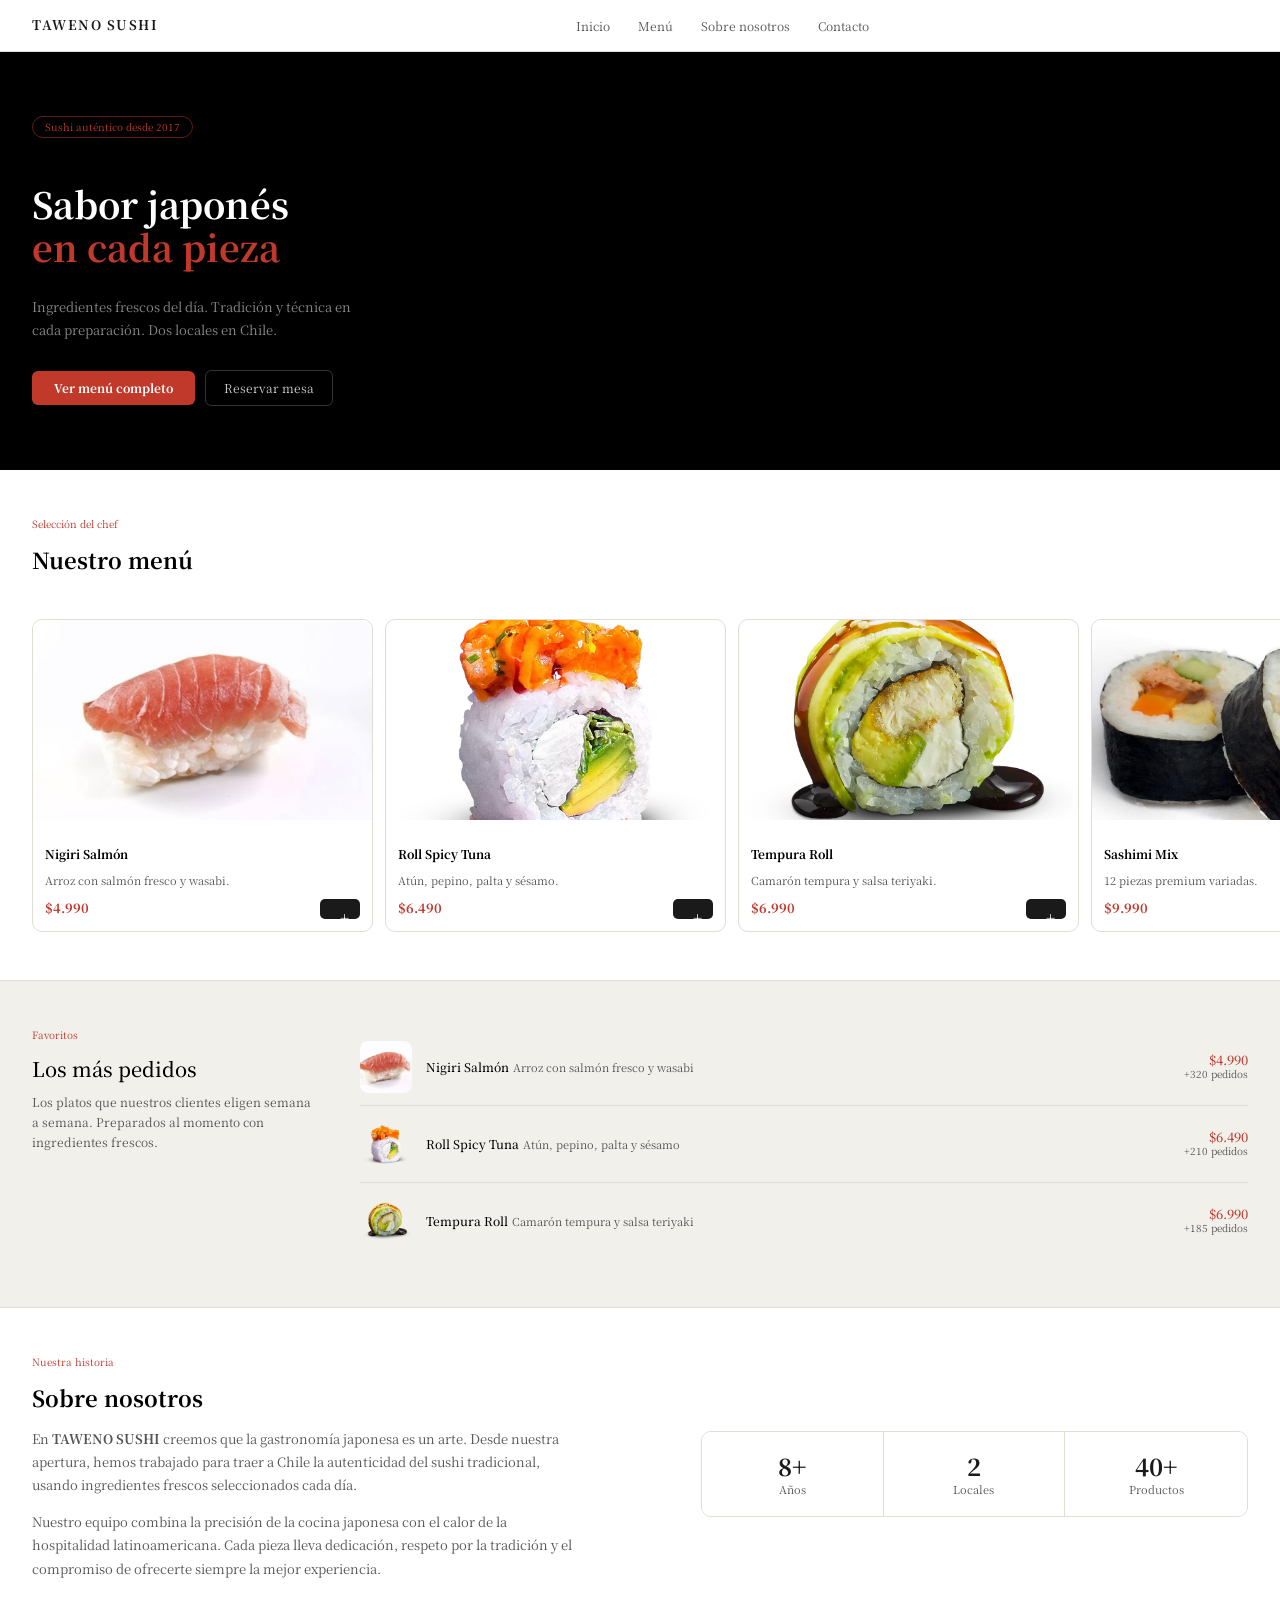
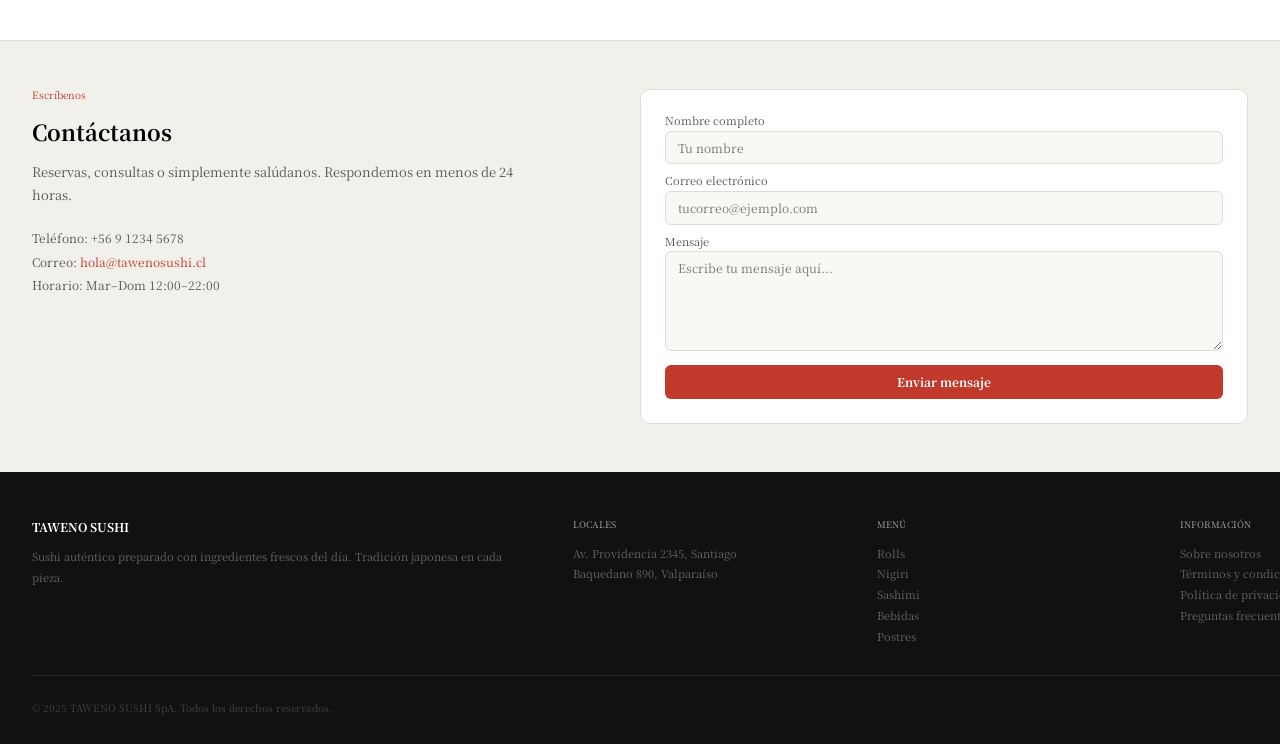
<file: index.html>
<!doctype html>
<html lang="es">
  <head>
    <meta charset="UTF-8" />
    <meta name="viewport" content="width=device-width, initial-scale=1.0" />
    <link rel="preconnect" href="https://fonts.googleapis.com" />
    <link rel="preconnect" href="https://fonts.gstatic.com" crossorigin />
    <link
      href="https://fonts.googleapis.com/css2?family=Noto+Serif+JP:wght@400;500;700&display=swap"
      rel="stylesheet"
    />
    <link rel="stylesheet" href="css/normalize.css" />
    <link rel="stylesheet" href="css/styles.css" />
    <title>TAWENO SUSHI</title>
  </head>

  <body>

    <nav class="navbar">
      <a href="#" class="navbar-logo">TAWENO SUSHI</a>
      <ul>
        <li><a href="#" class="enlaces">Inicio</a></li>
        <li><a href="#" class="enlaces">Menú</a></li>
        <li><a href="#" class="enlaces">Sobre nosotros</a></li>
        <li><a href="#" class="enlaces">Contacto</a></li>
      </ul>
      <a href="#" class="boton-reservar">Reservar</a>
    </nav>

    <header class="header">
      <div class="header-inner">
        <div class="bloque-texto1">
          <span class="pill">Sushi auténtico desde 2017</span>
          <h1>Sabor japonés<br /><span>en cada pieza</span></h1>
          <p class="parrdesc">
            Ingredientes frescos del día. Tradición y técnica en cada preparación.
            Dos locales en Chile.
          </p>
          <div class="contenedor-botones">
            <a href="#" class="menu-boton">Ver menú completo</a>
            <a href="#" class="mesa-boton">Reservar mesa</a>
          </div>
        </div>
      </div>
    </header>

    <section class="nuestro-menu">
      <div class="nuestro-menu-inner">
        <div class="encabezado-menu">
          <div class="encabezado-menu-titulo">
            <span>Selección del chef</span>
            <h2>Nuestro menú</h2>
          </div>
          <a href="#" class="ver-todos">Ver todos los productos</a>
        </div>
        <div class="fila-tarjetas">
          <div class="tarjetas contenedor-tarjeta1">
            <img src="img/sushi1.jpg" alt="Nigiri Salmón" />
            <div class="card-info">
              <h3>Nigiri Salmón</h3>
              <p>Arroz con salmón fresco y wasabi.</p>
              <div class="pie-tarjeta">
                <span>$4.990</span>
                <button type="button">+</button>
              </div>
            </div>
          </div>
          <div class="tarjetas contenedor-tarjeta2">
            <img src="img/sushi2.jpg" alt="Roll Spicy Tuna" />
            <div class="card-info">
              <h3>Roll Spicy Tuna</h3>
              <p>Atún, pepino, palta y sésamo.</p>
              <div class="pie-tarjeta">
                <span>$6.490</span>
                <button type="button">+</button>
              </div>
            </div>
          </div>
          <div class="tarjetas contenedor-tarjeta3">
            <img src="img/sushi3.jpg" alt="Tempura Roll" />
            <div class="card-info">
              <h3>Tempura Roll</h3>
              <p>Camarón tempura y salsa teriyaki.</p>
              <div class="pie-tarjeta">
                <span>$6.990</span>
                <button type="button">+</button>
              </div>
            </div>
          </div>
          <div class="tarjetas">
            <img src="img/sushi4.jpg" alt="Sashimi Mix" />
            <div class="card-info">
              <h3>Sashimi Mix</h3>
              <p>12 piezas premium variadas.</p>
              <div class="pie-tarjeta">
                <span>$9.990</span>
                <button type="button">+</button>
              </div>
            </div>
          </div>
        </div>
      </div>
    </section>

    <section class="mas-pedidos">
      <div class="mas-pedidos-inner">
        <div class="columna1">
          <span>Favoritos</span>
          <h2>Los más pedidos</h2>
          <p>
            Los platos que nuestros clientes eligen semana a semana. Preparados al
            momento con ingredientes frescos.
          </p>
        </div>
        <ul class="lista-pedidos">
          <li class="item-pedido">
            <img src="img/sushi1.jpg" alt="Miniatura Nigiri Salmón" />
            <div>
              <span class="item-pedido-nombre">Nigiri Salmón</span>
              <span class="item-pedido-desc">Arroz con salmón fresco y wasabi</span>
            </div>
            <div class="item-pedido-meta">
              <span class="item-pedido-precio">$4.990</span>
              <span class="item-pedido-conteo">+320 pedidos</span>
            </div>
          </li>
          <li class="item-pedido">
            <img src="img/sushi2.jpg" alt="Miniatura Roll Spicy Tuna" />
            <div>
              <span class="item-pedido-nombre">Roll Spicy Tuna</span>
              <span class="item-pedido-desc">Atún, pepino, palta y sésamo</span>
            </div>
            <div class="item-pedido-meta">
              <span class="item-pedido-precio">$6.490</span>
              <span class="item-pedido-conteo">+210 pedidos</span>
            </div>
          </li>
          <li class="item-pedido">
            <img src="img/sushi3.jpg" alt="Miniatura Tempura Roll" />
            <div>
              <span class="item-pedido-nombre">Tempura Roll</span>
              <span class="item-pedido-desc">Camarón tempura y salsa teriyaki</span>
            </div>
            <div class="item-pedido-meta">
              <span class="item-pedido-precio">$6.990</span>
              <span class="item-pedido-conteo">+185 pedidos</span>
            </div>
          </li>
        </ul>
      </div>
    </section>

    <section class="sobre-nosotros">
      <div class="sobre-nosotros-inner">
        <div class="columna-texto">
          <span>Nuestra historia</span>
          <h2>Sobre nosotros</h2>
          <p>
            En <strong>TAWENO SUSHI</strong> creemos que la gastronomía japonesa es un
            arte. Desde nuestra apertura, hemos trabajado para traer a Chile la
            autenticidad del sushi tradicional, usando ingredientes frescos
            seleccionados cada día.
          </p>
          <p>
            Nuestro equipo combina la precisión de la cocina japonesa con el calor de
            la hospitalidad latinoamericana. Cada pieza lleva dedicación, respeto por
            la tradición y el compromiso de ofrecerte siempre la mejor experiencia.
          </p>
        </div>
        <div class="panel-stats">
          <div class="stat-item">
            <span class="stat-numero">8+</span>
            <span class="stat-etiqueta">Años</span>
          </div>
          <div class="stat-item">
            <span class="stat-numero">2</span>
            <span class="stat-etiqueta">Locales</span>
          </div>
          <div class="stat-item">
            <span class="stat-numero">40+</span>
            <span class="stat-etiqueta">Productos</span>
          </div>
        </div>
      </div>
    </section>

    <section class="contacto">
      <div class="contacto-inner">
        <div class="columna-info">
          <span>Escríbenos</span>
          <h2>Contáctanos</h2>
          <p>
            Reservas, consultas o simplemente salúdanos. Respondemos en menos de 24
            horas.
          </p>
          <ul class="lista-datos">
            <li>Teléfono: +56 9 1234 5678</li>
            <li>Correo: <a href="mailto:hola@tawenosushi.cl">hola@tawenosushi.cl</a></li>
            <li>Horario: Mar–Dom 12:00–22:00</li>
          </ul>
        </div>
        <div class="tarjeta-formulario">
          <form class="formulario" action="#" method="post">
            <div class="campo">
              <label for="nombre">Nombre completo</label>
              <input type="text" id="nombre" name="nombre" placeholder="Tu nombre" required />
            </div>
            <div class="campo">
              <label for="email">Correo electrónico</label>
              <input type="email" id="email" name="email" placeholder="tucorreo@ejemplo.com" required />
            </div>
            <div class="campo">
              <label for="mensaje">Mensaje</label>
              <textarea id="mensaje" name="mensaje" rows="5" placeholder="Escribe tu mensaje aquí..." required></textarea>
            </div>
            <button type="submit" class="boton-enviar">Enviar mensaje</button>
          </form>
        </div>
      </div>
    </section>

    <footer class="footer">
      <div class="footer-inner">
        <div class="footer-columnas">
          <div class="footer-marca">
            <h3>TAWENO SUSHI</h3>
            <p>
              Sushi auténtico preparado con ingredientes frescos del día. Tradición
              japonesa en cada pieza.
            </p>
          </div>
          <div class="footer-nav">
            <h4>LOCALES</h4>
            <ul>
              <li>Av. Providencia 2345, Santiago</li>
              <li>Baquedano 890, Valparaíso</li>
            </ul>
          </div>
          <div class="footer-nav">
            <h4>MENÚ</h4>
            <ul>
              <li><a href="#">Rolls</a></li>
              <li><a href="#">Nigiri</a></li>
              <li><a href="#">Sashimi</a></li>
              <li><a href="#">Bebidas</a></li>
              <li><a href="#">Postres</a></li>
            </ul>
          </div>
          <div class="footer-nav">
            <h4>INFORMACIÓN</h4>
            <ul>
              <li><a href="#">Sobre nosotros</a></li>
              <li><a href="#">Términos y condiciones</a></li>
              <li><a href="#">Política de privacidad</a></li>
              <li><a href="#">Preguntas frecuentes</a></li>
            </ul>
          </div>
        </div>
        <div class="footer-barra">
          <p class="footer-copyright">© 2025 TAWENO SUSHI SpA. Todos los derechos reservados.</p>
          <ul class="footer-redes">
            <li><a href="#">Facebook</a></li>
            <li><a href="#">Instagram</a></li>
            <li><a href="#">X</a></li>
          </ul>
        </div>
      </div>
    </footer>

  </body>
</html>
</file>
<file: css/styles.css>
html {
  box-sizing: border-box;
  font-size: 62.5%;
  background-color: #f9f8f5;
}

*,
*::before,
*::after {
  box-sizing: inherit;
}

img {
  max-width: 100%;
}

body {
  font-size: 1.6rem;
  font-family: "Noto Serif JP", serif;
  background-color: #f9f8f5;
}

.navbar {
  background-color: #ffffff;
  display: flex;
  padding-top: 0;
  padding-bottom: 0;
  padding-left: 3.2rem;
  padding-right: 3.2rem;
  flex-direction: row;
  align-items: center;
  justify-content: space-between;
  border-bottom: 0.1rem solid #e0ddd5;
  height: 5.2rem;
  width: 140rem;
  margin: 0 auto;
}

.navbar-logo {
  color: #1a1a1a;
  font-size: 1.3rem;
  font-weight: bold;
  letter-spacing: 0.15rem;
  text-decoration: none;
}

.navbar ul {
  display: flex;
  align-items: center;
  justify-content: center;
  list-style: none;
  padding: 0;
  margin: 0;
}

.navbar li {
  margin-right: 2.8rem;
}

.navbar li:last-child {
  margin-right: 0;
}

.enlaces {
  font-size: 1.2rem;
  color: #555555;
  text-decoration: none;
}

.boton-reservar {
  background-color: #c0392b;
  color: #ffffff;
  font-size: 1.1rem;
  font-weight: bold;
  padding: 0.6rem 1.6rem;
  border-radius: 0.6rem;
  border: none;
  cursor: pointer;
  text-decoration: none;
}

.boton-reservar:hover {
  background-color: #a93226;
}

.header {
  background-color: #000000;
  padding-top: 6.4rem;
  padding-bottom: 6.4rem;
  padding-left: 3.2rem;
  padding-right: 3.2rem;
  display: flex;
  align-items: center;
}

.header-inner {
  width: 140rem;
  margin: 0 auto;
  display: flex;
  flex-direction: column;
  align-items: flex-start;
}

.bloque-texto1 {
  flex-basis: 50%;
  display: flex;
  flex-direction: column;
  align-items: flex-start;
}

.pill {
  color: #c0392b;
  border: 0.1rem solid rgba(192, 57, 43, 0.5);
  font-size: 1rem;
  padding: 0.4rem 1.2rem;
  border-radius: 2rem;
  margin-bottom: 2rem;
  text-decoration: none;
  background-color: transparent;
  display: inline-block;
}

.header h1 {
  color: #ffffff;
  font-size: 3.6rem;
  font-weight: bold;
  line-height: 1.2;
  margin-bottom: 1.4rem;
}

.header h1 span {
  color: #c0392b;
}

.parrdesc {
  color: #888888;
  font-size: 1.3rem;
  line-height: 1.8;
  max-width: 34rem;
  margin-bottom: 2.8rem;
}

.contenedor-botones {
  display: flex;
  align-items: center;
}

.contenedor-botones a {
  text-decoration: none;
}

.menu-boton {
  background-color: #c0392b;
  color: #ffffff;
  font-size: 1.2rem;
  font-weight: bold;
  padding: 1rem 2.2rem;
  border-radius: 0.6rem;
  margin-right: 1rem;
  border: none;
  cursor: pointer;
  text-decoration: none;
  display: inline-block;
}

.menu-boton:hover {
  background-color: #a93226;
}

.mesa-boton {
  background-color: transparent;
  border: 0.1rem solid rgba(255, 255, 255, 0.2);
  color: #cccccc;
  font-size: 1.2rem;
  padding: 1rem 1.8rem;
  border-radius: 0.6rem;
  cursor: pointer;
  text-decoration: none;
  display: inline-block;
}

.nuestro-menu {
  background-color: #ffffff;
  padding: 4.8rem 3.2rem;
}

.nuestro-menu-inner {
  width: 140rem;
  margin: 0 auto;
}

.encabezado-menu {
  display: flex;
  align-items: flex-end;
  justify-content: space-between;
  margin-bottom: 2.8rem;
}

.encabezado-menu-titulo span {
  color: #c0392b;
  font-size: 1rem;
  margin-bottom: 0.6rem;
  display: block;
}

.encabezado-menu h2 {
  font-size: 2.2rem;
  font-weight: bold;
}

.nuestro-menu a.ver-todos {
  color: #555555;
  font-size: 1.2rem;
  border-bottom: 0.1rem solid #e0ddd5;
  text-decoration: none;
}

.nuestro-menu a.ver-todos:hover {
  color: #c0392b;
  border-color: #c0392b;
}

.fila-tarjetas {
  display: flex;
  align-items: stretch;
  justify-content: space-between;
}

.tarjetas {
  flex-basis: 25%;
  background-color: #ffffff;
  border: 0.1rem solid #e0ddd5;
  border-radius: 1rem;
  overflow: hidden;
}

.contenedor-tarjeta1 {
  margin-right: 1.2rem;
}

.contenedor-tarjeta2 {
  margin-right: 1.2rem;
}

.contenedor-tarjeta3 {
  margin-right: 1.2rem;
}

.tarjetas img {
  height: 20rem;
  width: 100%;
  object-fit: cover;
}

.card-info {
  padding: 1.2rem;
}

.tarjetas h3 {
  font-size: 1.2rem;
  font-weight: bold;
  margin-bottom: 0.4rem;
}

.tarjetas p {
  font-size: 1.1rem;
  color: #555555;
  line-height: 1.5;
  margin-bottom: 1rem;
}

.pie-tarjeta {
  display: flex;
  align-items: center;
  justify-content: space-between;
}

.tarjetas span {
  color: #c0392b;
  font-size: 1.3rem;
  font-weight: bold;
}

.tarjetas button {
  background-color: #1a1a1a;
  color: #ffffff;
  width: 2rem;
  height: 2rem;
  border-radius: 0.5rem;
  border: none;
  cursor: pointer;
}

.tarjetas button:hover {
  background-color: #c0392b;
}

.mas-pedidos {
  background-color: #f2f0eb;
  padding: 4.8rem 3.2rem;
  border-top: 0.1rem solid #e0ddd5;
  border-bottom: 0.1rem solid #e0ddd5;
  display: flex;
  align-items: flex-start;
  justify-content: flex-start;
}

.mas-pedidos-inner {
  width: 140rem;
  margin: 0 auto;
  display: flex;
  align-items: flex-start;
  justify-content: flex-start;
}

.columna1 {
  flex-basis: 28rem;
  flex-shrink: 0;
  margin-right: 4.8rem;
}

.columna1 span {
  color: #c0392b;
  font-size: 1rem;
  display: block;
  margin-bottom: 0.4rem;
}

.columna1 h2 {
  font-size: 2rem;
  font-weight: 500;
  margin-bottom: 1rem;
}

.columna1 p {
  font-size: 1.2rem;
  color: #555555;
  line-height: 1.7;
}

.lista-pedidos {
  flex: 1;
  list-style: none;
  padding: 0;
  margin: 0;
}

.item-pedido {
  display: flex;
  align-items: center;
  padding-top: 1.2rem;
  padding-bottom: 1.2rem;
  border-bottom: 0.1rem solid #e0ddd5;
}

.item-pedido:last-child {
  border-bottom: none;
}

.item-pedido img {
  width: 5.2rem;
  height: 5.2rem;
  object-fit: cover;
  border-radius: 0.8rem;
  margin-right: 1.4rem;
}

.item-pedido-nombre {
  font-size: 1.2rem;
  font-weight: 500;
}

.item-pedido-desc {
  font-size: 1.1rem;
  color: #555555;
}

.item-pedido-meta {
  margin-left: auto;
  text-align: right;
}

.item-pedido-precio {
  color: #c0392b;
  font-size: 1.3rem;
  font-weight: 500;
  display: block;
}

.item-pedido-conteo {
  font-size: 1rem;
  color: #555555;
  display: block;
}

.sobre-nosotros {
  background-color: #ffffff;
  padding: 4.8rem 3.2rem;
  display: flex;
  align-items: center;
  justify-content: space-between;
}

.sobre-nosotros-inner {
  width: 140rem;
  margin: 0 auto;
  display: flex;
  align-items: center;
  justify-content: space-between;
}

.columna-texto {
  flex-basis: 45%;
}

.columna-texto span {
  color: #c0392b;
  font-size: 1rem;
  display: block;
  margin-bottom: 0.6rem;
}

.columna-texto h2 {
  font-size: 2.2rem;
  font-weight: bold;
  margin-bottom: 1.6rem;
}

.columna-texto p {
  font-size: 1.3rem;
  color: #555555;
  line-height: 1.8;
  margin-bottom: 1.2rem;
}

.panel-stats {
  flex-basis: 45%;
  border: 0.1rem solid #e0ddd5;
  border-radius: 1rem;
  display: flex;
  align-items: stretch;
  justify-content: space-between;
  overflow: hidden;
}

.stat-item {
  flex-basis: 33.33%;
  background-color: #ffffff;
  padding: 2rem 1.6rem;
  text-align: center;
  border-right: 0.1rem solid #e0ddd5;
}

.stat-item:last-child {
  border-right: none;
}

.stat-numero {
  font-size: 2.4rem;
  font-weight: bold;
  color: #1a1a1a;
  display: block;
}

.stat-etiqueta {
  font-size: 1.1rem;
  color: #555555;
  margin-top: 0.4rem;
  display: block;
}

.contacto {
  background-color: #f2f0eb;
  padding: 4.8rem 3.2rem;
  border-top: 0.1rem solid #e0ddd5;
  display: flex;
  align-items: flex-start;
  justify-content: space-between;
}

.contacto-inner {
  width: 140rem;
  margin: 0 auto;
  display: flex;
  align-items: flex-start;
  justify-content: space-between;
}

.columna-info {
  flex-basis: 40%;
}

.columna-info span {
  color: #c0392b;
  font-size: 1rem;
  display: block;
  margin-bottom: 0.4rem;
}

.columna-info h2 {
  font-size: 2.2rem;
  font-weight: bold;
  margin-bottom: 1.6rem;
}

.columna-info p {
  font-size: 1.3rem;
  color: #555555;
  line-height: 1.8;
  margin-bottom: 2.4rem;
}

.lista-datos {
  display: flex;
  flex-direction: column;
  list-style: none;
  padding: 0;
  margin: 0;
}

.lista-datos li {
  font-size: 1.2rem;
  color: #555555;
  margin-bottom: 1rem;
}

.lista-datos a {
  color: #c0392b;
  text-decoration: none;
}

.tarjeta-formulario {
  flex-basis: 50%;
  background-color: #ffffff;
  border: 0.1rem solid #e0ddd5;
  border-radius: 1rem;
  padding: 2.4rem;
}

.formulario {
  display: flex;
  flex-direction: column;
}

.campo {
  margin-bottom: 1rem;
  display: flex;
  flex-direction: column;
}

.campo label {
  font-size: 1.1rem;
  color: #555555;
  margin-bottom: 0.4rem;
}

.campo input,
.campo textarea {
  background-color: #f9f8f5;
  border: 0.1rem solid #e0ddd5;
  border-radius: 0.6rem;
  padding: 0.9rem 1.2rem;
  font-size: 1.2rem;
  width: 100%;
  font-family: "Noto Serif JP", serif;
}

.campo textarea {
  resize: vertical;
  min-height: 10rem;
}

.boton-enviar {
  background-color: #c0392b;
  color: #ffffff;
  font-size: 1.2rem;
  font-weight: bold;
  padding: 1rem;
  border: none;
  border-radius: 0.6rem;
  width: 100%;
  margin-top: 0.4rem;
  cursor: pointer;
  font-family: "Noto Serif JP", serif;
}

.boton-enviar:hover {
  background-color: #a93226;
}

.footer {
  background-color: #111111;
  padding: 3.6rem 3.2rem 2rem;
}

.footer-inner {
  width: 140rem;
  margin: 0 auto;
}

.footer-columnas {
  display: flex;
  align-items: flex-start;
  justify-content: space-between;
  margin-bottom: 2.8rem;
}

.footer-marca {
  flex-basis: 35%;
}

.footer-marca h3 {
  color: #ffffff;
  font-size: 1.2rem;
  font-weight: bold;
  margin-bottom: 1.2rem;
}

.footer-marca p {
  color: #666666;
  font-size: 1.1rem;
  line-height: 1.9;
}

.footer-nav {
  flex-basis: 18%;
}

.footer-nav h4 {
  color: #999999;
  font-size: 0.9rem;
  font-weight: 500;
  margin-bottom: 1.2rem;
}

.footer-nav ul {
  list-style: none;
  padding: 0;
  margin: 0;
}

.footer-nav li {
  font-size: 1.1rem;
  color: #666666;
  line-height: 1.9;
}

.footer-nav a {
  color: #666666;
  text-decoration: none;
}

.footer-barra {
  border-top: 0.1rem solid #222222;
  padding-top: 1.6rem;
  display: flex;
  align-items: center;
  justify-content: space-between;
}

.footer-copyright {
  font-size: 1rem;
  color: #444444;
}

.footer-redes {
  display: flex;
  list-style: none;
  padding: 0;
  margin: 0;
}

.footer-redes li {
  margin-right: 1.6rem;
  font-size: 1rem;
  color: #444444;
}

.footer-redes li:last-child {
  margin-right: 0;
}

.footer-redes a {
  color: #444444;
  text-decoration: none;
}
</file>
